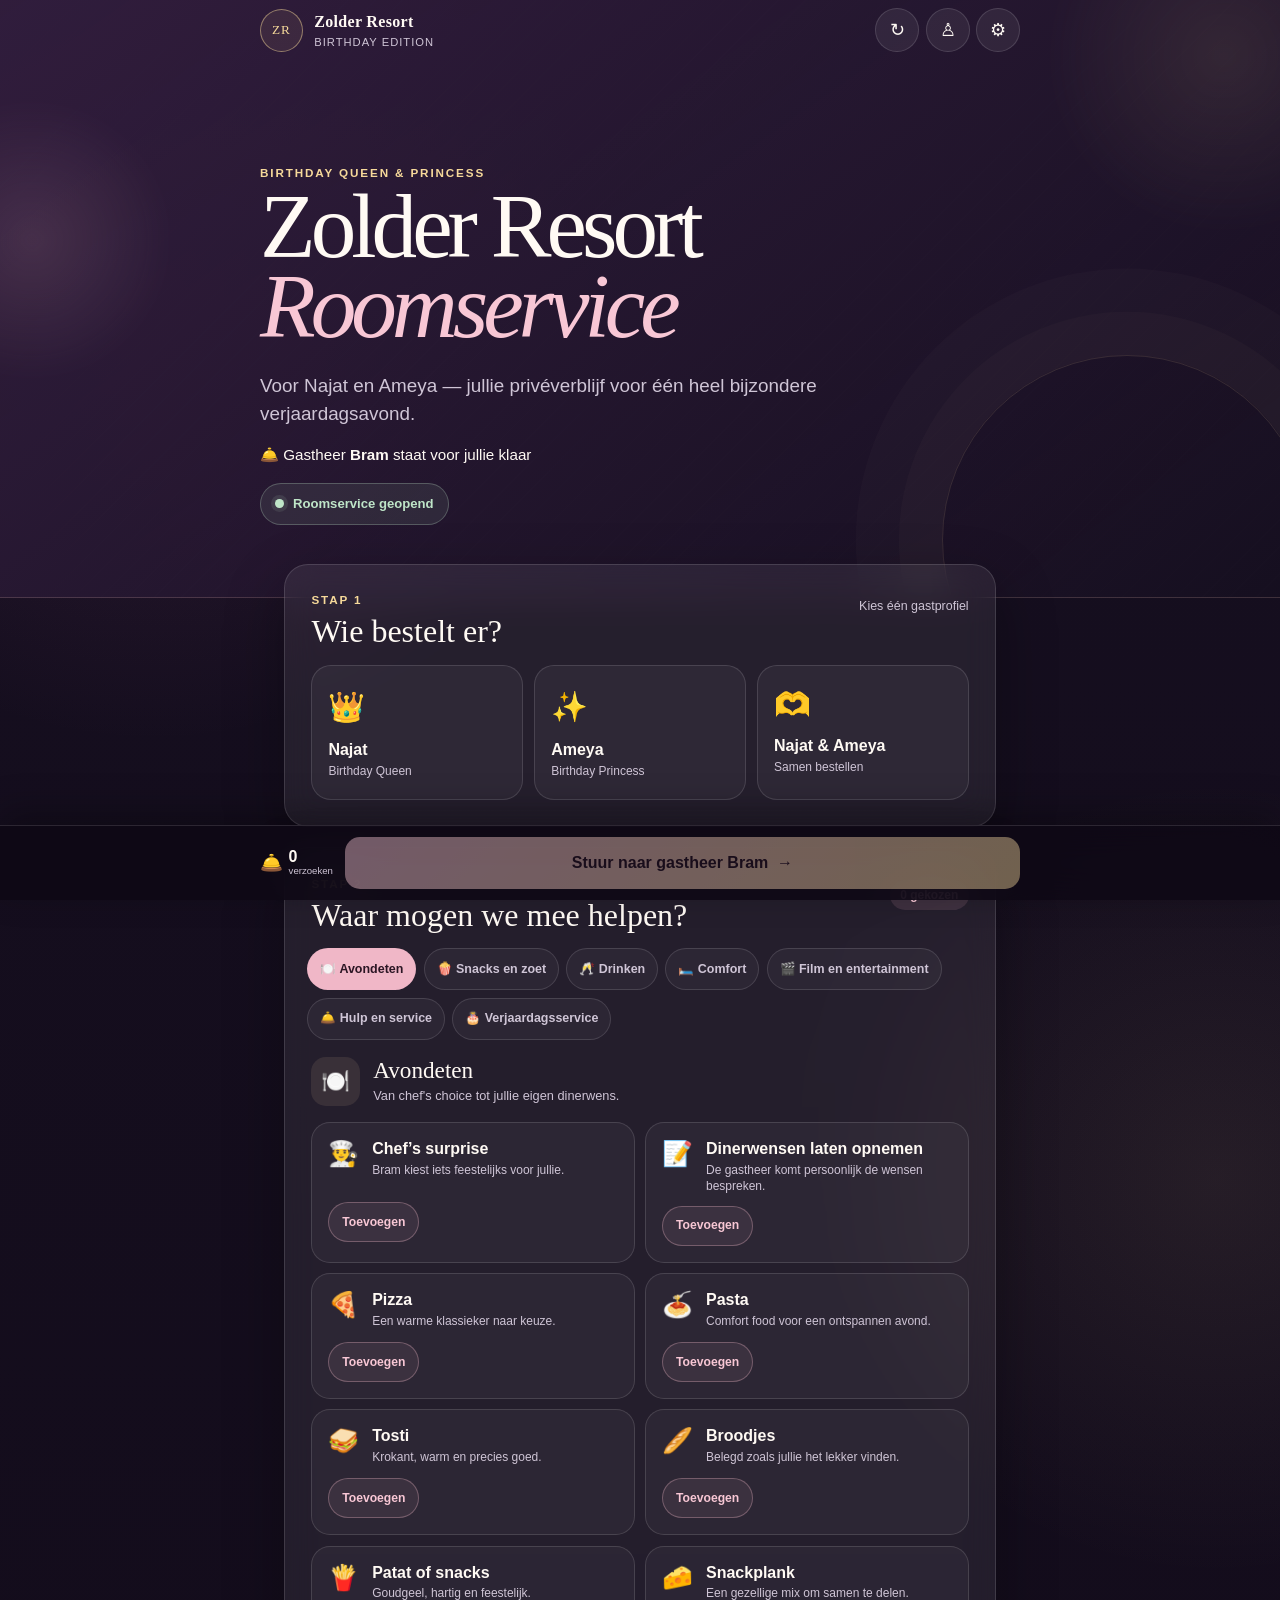
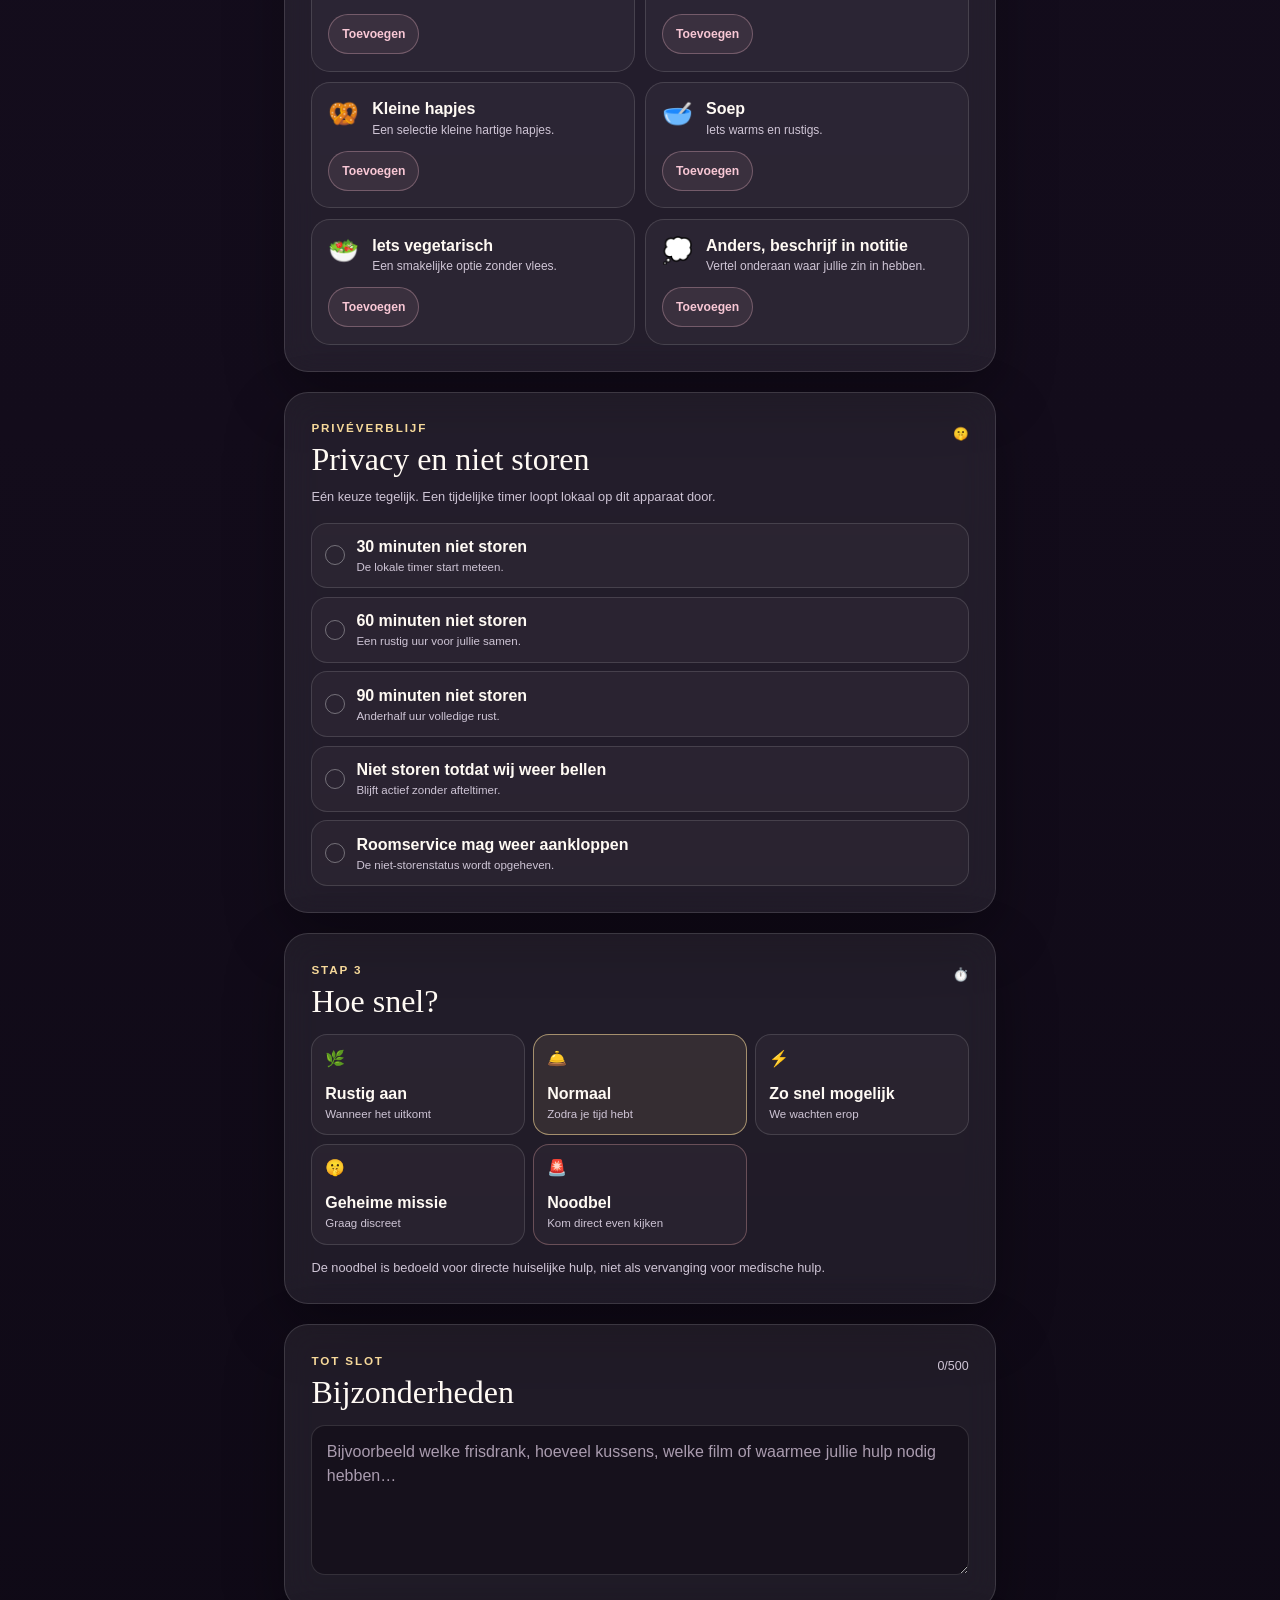
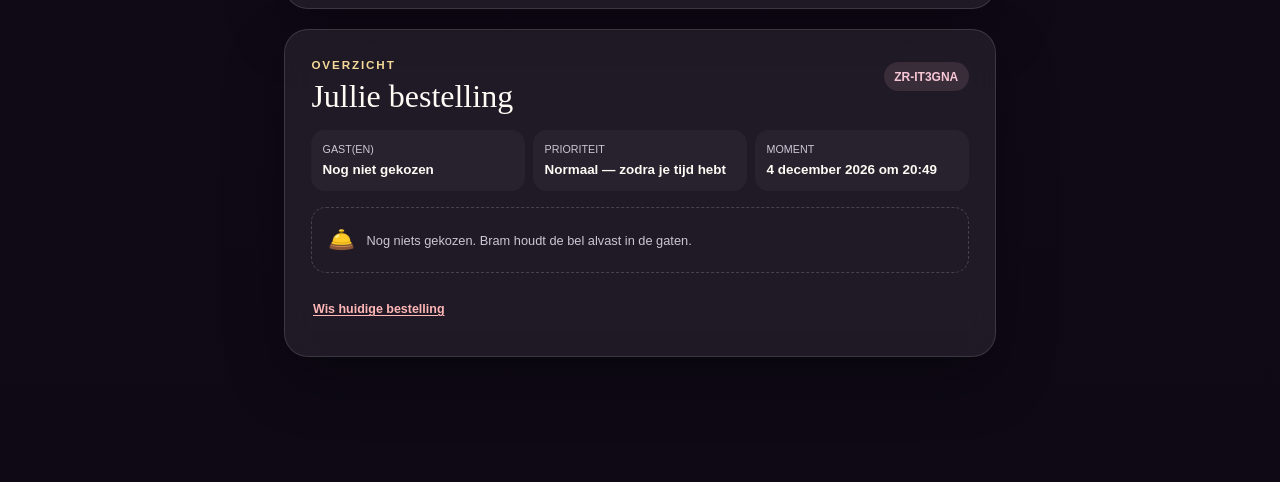
<file: index.html>
<!DOCTYPE html>
<html lang="nl">
<head>
  <meta charset="utf-8">
  <meta name="viewport" content="width=device-width, initial-scale=1, viewport-fit=cover">
  <meta name="theme-color" content="#160f20">
  <meta name="description" content="Privé roomservice voor Birthday Queen Najat en Birthday Princess Ameya, met liefde verzorgd door Bram.">
  <meta name="apple-mobile-web-app-capable" content="yes">
  <meta name="apple-mobile-web-app-status-bar-style" content="black-translucent">
  <meta name="apple-mobile-web-app-title" content="Zolder Resort">
  <link rel="manifest" href="./manifest.webmanifest">
  <link rel="apple-touch-icon" href="./assets/apple-touch-icon.png">
  <link rel="icon" href="./assets/icon.svg" type="image/svg+xml">
  <link rel="stylesheet" href="./styles.css?v=1.0.2">
  <title>Birthday Queen &amp; Princess Roomservice</title>
</head>
<body>
  <a class="skip-link" href="#main-content">Ga naar de roomservice</a>

  <header class="hero" aria-label="Zolder Resort Roomservice">
    <div class="hero__glow hero__glow--one" aria-hidden="true"></div>
    <div class="hero__glow hero__glow--two" aria-hidden="true"></div>
    <nav class="topbar" aria-label="Appfuncties">
      <a class="brand" href="#main-content" aria-label="Zolder Resort start">
        <span class="brand__crest" aria-hidden="true">ZR</span>
        <span><strong>Zolder Resort</strong><small>Birthday Edition</small></span>
      </a>
      <div class="topbar__actions">
        <button class="icon-button" id="history-button" type="button" aria-label="Eerdere bestellingen" title="Eerdere bestellingen">
          <span aria-hidden="true">↻</span>
        </button>
        <button class="icon-button" id="host-button" type="button" aria-label="Gastheer-modus" title="Gastheer-modus">
          <span aria-hidden="true">♙</span>
        </button>
        <button class="icon-button" id="settings-button" type="button" aria-label="Instellingen" title="Instellingen">
          <span aria-hidden="true">⚙</span>
        </button>
      </div>
    </nav>

    <div class="hero__content">
      <p class="eyebrow">Birthday Queen &amp; Princess</p>
      <h1>Zolder Resort<br><span>Roomservice</span></h1>
      <p class="hero__intro">Voor Najat en Ameya — jullie privéverblijf voor één heel bijzondere verjaardagsavond.</p>
      <p class="host-note"><span aria-hidden="true">🛎️</span> Gastheer <strong id="hero-host-name">Bram</strong> staat voor jullie klaar</p>
      <div class="service-status service-status--open" id="service-status" role="status">
        <span class="service-status__dot" aria-hidden="true"></span>
        <span id="service-status-text">Roomservice geopend</span>
      </div>
      <p class="service-warning" id="service-warning" hidden></p>
    </div>
  </header>

  <main id="main-content">
    <section class="section guest-section" aria-labelledby="guest-heading">
      <div class="section-heading">
        <div><p class="step">Stap 1</p><h2 id="guest-heading">Wie bestelt er?</h2></div>
        <p>Kies één gastprofiel</p>
      </div>
      <div class="guest-grid" id="guest-options" role="radiogroup" aria-label="Kies wie bestelt">
        <button class="guest-card" type="button" role="radio" aria-checked="false" data-guest="najat">
          <span class="guest-card__icon" aria-hidden="true">👑</span>
          <span><strong>Najat</strong><small>Birthday Queen</small></span>
          <span class="guest-card__check" aria-hidden="true">✓</span>
        </button>
        <button class="guest-card" type="button" role="radio" aria-checked="false" data-guest="ameya">
          <span class="guest-card__icon" aria-hidden="true">✨</span>
          <span><strong>Ameya</strong><small>Birthday Princess</small></span>
          <span class="guest-card__check" aria-hidden="true">✓</span>
        </button>
        <button class="guest-card guest-card--together" type="button" role="radio" aria-checked="false" data-guest="together">
          <span class="guest-card__icon" aria-hidden="true">🫶</span>
          <span><strong>Najat &amp; Ameya</strong><small>Samen bestellen</small></span>
          <span class="guest-card__check" aria-hidden="true">✓</span>
        </button>
      </div>
    </section>

    <section class="section menu-section" aria-labelledby="menu-heading">
      <div class="section-heading">
        <div><p class="step">Stap 2</p><h2 id="menu-heading">Waar mogen we mee helpen?</h2></div>
        <span class="count-badge" id="menu-count" aria-live="polite">0 gekozen</span>
      </div>
      <nav class="category-nav" id="category-nav" aria-label="Roomservicecategorieën"></nav>
      <div class="category-intro">
        <span class="category-intro__icon" id="category-icon" aria-hidden="true">🍽️</span>
        <div><h3 id="category-title">Avondeten</h3><p id="category-description"></p></div>
      </div>
      <div class="product-grid" id="product-grid"></div>
    </section>

    <section class="section privacy-section" aria-labelledby="privacy-heading">
      <div class="section-heading">
        <div><p class="step">Privéverblijf</p><h2 id="privacy-heading">Privacy en niet storen</h2></div>
        <span aria-hidden="true">🤫</span>
      </div>
      <p class="section-copy">Eén keuze tegelijk. Een tijdelijke timer loopt lokaal op dit apparaat door.</p>
      <div class="choice-list" id="privacy-options" role="radiogroup" aria-label="Privacykeuze"></div>
      <div class="dnd-timer" id="dnd-timer" aria-live="polite" hidden>
        <span class="dnd-timer__icon" aria-hidden="true">🌙</span>
        <div><small>Niet storen actief</small><strong id="dnd-countdown">00:00:00</strong><span id="dnd-until"></span></div>
      </div>
    </section>

    <section class="section priority-section" aria-labelledby="priority-heading">
      <div class="section-heading">
        <div><p class="step">Stap 3</p><h2 id="priority-heading">Hoe snel?</h2></div>
        <span aria-hidden="true">⏱️</span>
      </div>
      <div class="priority-grid" id="priority-options" role="radiogroup" aria-label="Prioriteit"></div>
      <p class="emergency-note">De noodbel is bedoeld voor directe huiselijke hulp, niet als vervanging voor medische hulp.</p>
    </section>

    <section class="section notes-section" aria-labelledby="notes-heading">
      <div class="section-heading">
        <div><p class="step">Tot slot</p><h2 id="notes-heading">Bijzonderheden</h2></div>
        <span id="note-counter">0/500</span>
      </div>
      <label class="sr-only" for="order-note">Bijzonderheden bij de bestelling</label>
      <textarea id="order-note" maxlength="500" rows="5" placeholder="Bijvoorbeeld welke frisdrank, hoeveel kussens, welke film of waarmee jullie hulp nodig hebben…"></textarea>
    </section>

    <section class="section summary-section" aria-labelledby="summary-heading">
      <div class="section-heading">
        <div><p class="step">Overzicht</p><h2 id="summary-heading">Jullie bestelling</h2></div>
        <span class="order-number" id="draft-order-number">ZR-0000</span>
      </div>
      <dl class="summary-meta">
        <div><dt>Gast(en)</dt><dd id="summary-guests">Nog niet gekozen</dd></div>
        <div><dt>Prioriteit</dt><dd id="summary-priority">Normaal</dd></div>
        <div><dt>Moment</dt><dd id="summary-time">—</dd></div>
      </dl>
      <div class="empty-state" id="summary-empty">
        <span aria-hidden="true">🛎️</span>
        <p>Nog niets gekozen. Bram houdt de bel alvast in de gaten.</p>
      </div>
      <ul class="summary-list" id="summary-list"></ul>
      <div class="summary-note" id="summary-privacy-row" hidden><strong>Privacy</strong><span id="summary-privacy"></span></div>
      <div class="summary-note" id="summary-note-row" hidden><strong>Notitie</strong><span id="summary-note"></span></div>
      <button class="text-button text-button--danger" id="reset-order-button" type="button">Wis huidige bestelling</button>
    </section>
  </main>

  <div class="checkout-spacer" aria-hidden="true"></div>
  <aside class="checkout-bar" aria-label="Bestelling afronden">
    <div class="checkout-bar__inner">
      <div class="cart-indicator"><span aria-hidden="true">🛎️</span><span><strong id="checkout-count">0</strong><small>verzoeken</small></span></div>
      <button class="primary-button" id="checkout-button" type="button" disabled>
        <span>Stuur naar gastheer Bram</span><span aria-hidden="true">→</span>
      </button>
    </div>
  </aside>

  <dialog class="modal" id="confirm-dialog" aria-labelledby="confirm-title">
    <div class="modal__sheet">
      <div class="modal__header">
        <div><p class="eyebrow">Bijna geregeld</p><h2 id="confirm-title">Bestelling controleren</h2></div>
        <button class="icon-button modal-close" type="button" aria-label="Sluiten" data-close-dialog="confirm-dialog">×</button>
      </div>
      <div class="modal__body">
        <p class="modal-intro">WhatsApp opent met het bericht ingevuld. Tik daar zelf nog op <strong>Versturen</strong>.</p>
        <pre class="message-preview" id="message-preview" tabindex="0"></pre>
      </div>
      <div class="modal__footer modal__footer--stack">
        <button class="primary-button whatsapp-button" id="whatsapp-button" type="button"><span aria-hidden="true">💬</span> Open in WhatsApp</button>
        <div class="button-row">
          <button class="secondary-button" id="copy-order-button" type="button">Kopieer</button>
          <button class="secondary-button" id="share-order-button" type="button">Deel</button>
          <button class="secondary-button" type="button" data-close-dialog="confirm-dialog">Annuleer</button>
        </div>
      </div>
    </div>
  </dialog>

  <dialog class="modal" id="history-dialog" aria-labelledby="history-title">
    <div class="modal__sheet modal__sheet--large">
      <div class="modal__header">
        <div><p class="eyebrow">Alleen op dit apparaat</p><h2 id="history-title">Eerdere bestellingen</h2></div>
        <button class="icon-button modal-close" type="button" aria-label="Sluiten" data-close-dialog="history-dialog">×</button>
      </div>
      <div class="modal__body">
        <p class="modal-intro">Deze geschiedenis wordt uitsluitend lokaal in deze browser bewaard.</p>
        <div class="history-list" id="history-list"></div>
      </div>
      <div class="modal__footer">
        <button class="text-button text-button--danger" id="clear-history-button" type="button">Wis alle lokale geschiedenis</button>
      </div>
    </div>
  </dialog>

  <dialog class="modal" id="settings-dialog" aria-labelledby="settings-title">
    <form class="modal__sheet modal__sheet--large" id="settings-form">
      <div class="modal__header">
        <div><p class="eyebrow">Gastheerinstellingen</p><h2 id="settings-title">Zolder Resort beheren</h2></div>
        <button class="icon-button modal-close" type="button" aria-label="Sluiten" data-close-dialog="settings-dialog">×</button>
      </div>
      <div class="modal__body form-stack">
        <label>Naam gastheer<input id="setting-host" name="host" type="text" autocomplete="name" maxlength="40" required></label>
        <label>WhatsApp-nummer<input id="setting-phone" name="phone" type="text" inputmode="tel" autocomplete="tel" pattern="[0-9]{8,15}" maxlength="15" required><small>Alleen cijfers, inclusief landcode. Standaard: 31648203686.</small></label>
        <label>Service-status<select id="setting-status" name="status"></select></label>
        <label>Standaardprioriteit<select id="setting-priority" name="priority"></select></label>
        <div class="toggle-row"><span><strong>Klikgeluid</strong><small>Standaard uit; nooit automatisch afgespeeld</small></span><label class="switch"><input id="setting-sound" type="checkbox"><span aria-hidden="true"></span><span class="sr-only">Klikgeluid aan of uit</span></label></div>
        <div class="toggle-row"><span><strong>Trillingsfeedback</strong><small>Alleen als het apparaat dit ondersteunt</small></span><label class="switch"><input id="setting-vibration" type="checkbox"><span aria-hidden="true"></span><span class="sr-only">Trillingsfeedback aan of uit</span></label></div>
        <label>Lokale gastheer-pincode<input id="setting-pin" name="pin" type="text" inputmode="numeric" pattern="[0-9]{4,8}" minlength="4" maxlength="8" required><small>Een visuele drempel, geen echte beveiliging. Standaard: 2026.</small></label>
        <div class="settings-action-card"><span><strong>Bestelgeschiedenis</strong><small>Wis alleen de lokaal opgeslagen bestellingen en dashboardstatussen.</small></span><button class="secondary-button" id="settings-clear-history-button" type="button">Geschiedenis wissen</button></div>
      </div>
      <div class="modal__footer modal__footer--between">
        <button class="text-button text-button--danger" id="app-reset-button" type="button">Reset hele app</button>
        <button class="primary-button primary-button--compact" type="submit">Instellingen opslaan</button>
      </div>
    </form>
  </dialog>

  <dialog class="modal" id="host-login-dialog" aria-labelledby="host-login-title">
    <form class="modal__sheet modal__sheet--small" id="host-login-form">
      <div class="modal__header">
        <div><p class="eyebrow">Alleen voor Bram</p><h2 id="host-login-title">Gastheer-modus</h2></div>
        <button class="icon-button modal-close" type="button" aria-label="Sluiten" data-close-dialog="host-login-dialog">×</button>
      </div>
      <div class="modal__body form-stack">
        <p class="modal-intro">Voer de lokale pincode in om bestellingen op dit apparaat te beheren.</p>
        <label>Pincode<input id="host-pin-input" type="password" inputmode="numeric" pattern="[0-9]{4,8}" autocomplete="current-password" required></label>
        <p class="form-error" id="pin-error" role="alert" hidden>Die pincode klopt niet.</p>
      </div>
      <div class="modal__footer">
        <button class="primary-button" type="submit">Open dashboard</button>
      </div>
    </form>
  </dialog>

  <dialog class="modal" id="host-dialog" aria-labelledby="host-title">
    <div class="modal__sheet modal__sheet--large">
      <div class="modal__header">
        <div><p class="eyebrow">Lokale gastheer-modus</p><h2 id="host-title">Bestellingendashboard</h2></div>
        <button class="icon-button modal-close" type="button" aria-label="Sluiten" data-close-dialog="host-dialog">×</button>
      </div>
      <div class="modal__body">
        <div class="dashboard-notice">Statuswijzigingen synchroniseren niet met andere apparaten, omdat deze app geen backend gebruikt.</div>
        <label class="inline-field">Filter op status<select id="dashboard-filter"></select></label>
        <div class="dashboard-list" id="dashboard-list"></div>
      </div>
      <div class="modal__footer">
        <button class="text-button text-button--danger" id="dashboard-reset-button" type="button">Reset dashboard</button>
      </div>
    </div>
  </dialog>

  <div class="toast-region" id="toast-region" aria-live="polite" aria-atomic="true"></div>
  <div class="confetti" id="confetti" aria-hidden="true"></div>

  <noscript><div class="noscript">JavaScript is nodig om bestellingen samen te stellen. Je kunt Bram rechtstreeks bereiken via WhatsApp: +31 6 48203686.</div></noscript>
  <script src="./app.js?v=1.0.2" defer></script>
</body>
</html>
</file>
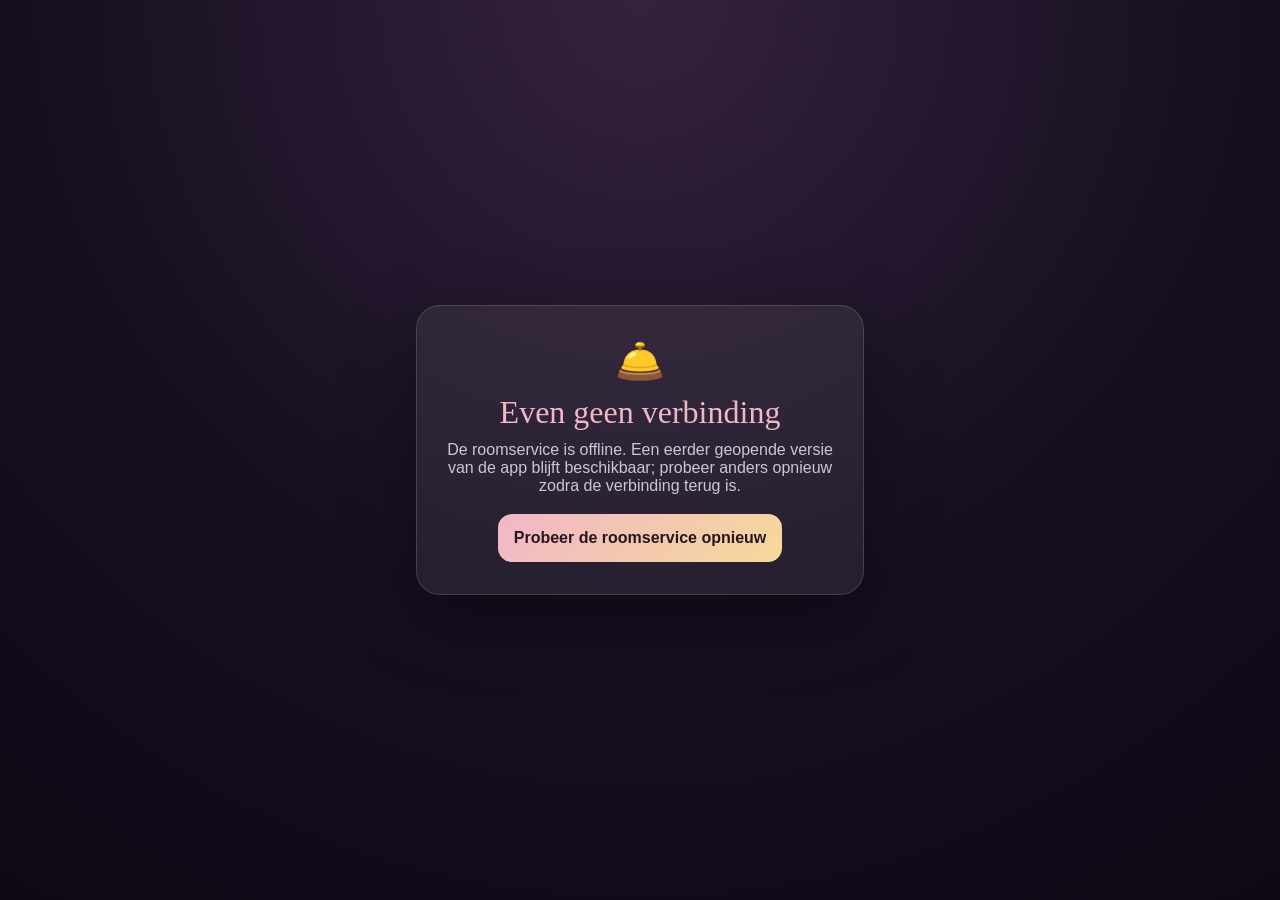
<file: offline.html>
<!DOCTYPE html>
<html lang="nl">
<head>
  <meta charset="utf-8">
  <meta name="viewport" content="width=device-width, initial-scale=1, viewport-fit=cover">
  <meta name="theme-color" content="#160f20">
  <title>Even offline · Zolder Resort</title>
  <style>
    :root { color-scheme: dark; font-family: -apple-system, BlinkMacSystemFont, "Segoe UI", sans-serif; }
    * { box-sizing: border-box; }
    body { min-height: 100vh; margin: 0; display: grid; place-items: center; padding: 1.25rem; background: radial-gradient(circle at top, #34223d, #160f20 55%, #0e0915); color: #fffaf4; }
    main { width: min(100%, 28rem); padding: 2rem 1.4rem; border: 1px solid rgba(255,255,255,.14); border-radius: 24px; background: rgba(255,255,255,.07); text-align: center; box-shadow: 0 24px 70px rgba(0,0,0,.35); }
    span { font-size: 2.5rem; }
    h1 { margin: .7rem 0; font: 500 2rem/1.05 Georgia, serif; color: #f0b7c7; }
    p { margin: 0 0 1.2rem; color: #cfc5d6; }
    a { display: inline-flex; min-height: 48px; padding: .75rem 1rem; align-items: center; border-radius: 14px; background: linear-gradient(135deg, #f0b7c7, #f6d99a); color: #281522; font-weight: 800; text-decoration: none; }
    a:focus-visible { outline: 3px solid #f6d99a; outline-offset: 3px; }
  </style>
</head>
<body>
  <main>
    <span aria-hidden="true">🛎️</span>
    <h1>Even geen verbinding</h1>
    <p>De roomservice is offline. Een eerder geopende versie van de app blijft beschikbaar; probeer anders opnieuw zodra de verbinding terug is.</p>
    <a href="./">Probeer de roomservice opnieuw</a>
  </main>
</body>
</html>
</file>
<file: styles.css>
:root {
  color-scheme: dark;
  --bg: #160f20;
  --bg-deep: #0e0915;
  --surface: rgba(255, 255, 255, .08);
  --surface-strong: rgba(255, 255, 255, .13);
  --surface-solid: #2a2033;
  --text: #fffaf4;
  --muted: #cfc5d6;
  --pink: #f0b7c7;
  --pink-strong: #f8c7d5;
  --gold: #f6d99a;
  --success: #bfe5c8;
  --danger: #ffb7b7;
  --whatsapp: #25d366;
  --border: rgba(255, 255, 255, .13);
  --shadow: 0 22px 60px rgba(0, 0, 0, .32);
  --radius: 24px;
  --radius-small: 16px;
  --safe-top: env(safe-area-inset-top, 0px);
  --safe-bottom: env(safe-area-inset-bottom, 0px);
}

* {
  box-sizing: border-box;
}

html {
  scroll-behavior: smooth;
  background: var(--bg-deep);
}

body {
  min-width: 280px;
  min-height: 100vh;
  margin: 0;
  overflow-x: hidden;
  background:
    radial-gradient(circle at 12% 8%, rgba(179, 95, 159, .15), transparent 28rem),
    radial-gradient(circle at 95% 32%, rgba(246, 217, 154, .08), transparent 25rem),
    linear-gradient(180deg, var(--bg) 0%, #130c1b 55%, var(--bg-deep) 100%);
  color: var(--text);
  font-family: Inter, ui-rounded, "SF Pro Rounded", "SF Pro Display", -apple-system, BlinkMacSystemFont, "Segoe UI", sans-serif;
  font-size: 16px;
  line-height: 1.5;
  -webkit-font-smoothing: antialiased;
  -webkit-tap-highlight-color: transparent;
}

button,
input,
select,
textarea {
  font: inherit;
}

button,
select {
  min-height: 44px;
}

button {
  color: inherit;
}

button:not(:disabled),
select:not(:disabled) {
  cursor: pointer;
}

button:focus-visible,
a:focus-visible,
input:focus-visible,
select:focus-visible,
textarea:focus-visible,
[tabindex]:focus-visible {
  outline: 3px solid var(--gold);
  outline-offset: 3px;
}

.skip-link {
  position: fixed;
  z-index: 200;
  top: .75rem;
  left: .75rem;
  padding: .75rem 1rem;
  transform: translateY(-180%);
  border-radius: 10px;
  background: var(--text);
  color: var(--bg);
  font-weight: 800;
}

.skip-link:focus {
  transform: translateY(0);
}

.sr-only {
  position: absolute !important;
  width: 1px !important;
  height: 1px !important;
  padding: 0 !important;
  margin: -1px !important;
  overflow: hidden !important;
  clip: rect(0, 0, 0, 0) !important;
  white-space: nowrap !important;
  border: 0 !important;
}

.hero {
  position: relative;
  isolation: isolate;
  min-height: 545px;
  padding: calc(var(--safe-top) + .5rem) max(1rem, env(safe-area-inset-left)) 4.5rem;
  overflow: hidden;
  border-bottom: 1px solid rgba(246, 217, 154, .14);
  background:
    linear-gradient(145deg, rgba(49, 29, 61, .96), rgba(22, 15, 32, .8)),
    repeating-linear-gradient(135deg, transparent 0 18px, rgba(255,255,255,.018) 18px 19px);
}

.hero::after {
  content: "";
  position: absolute;
  z-index: -1;
  right: -2rem;
  bottom: -8rem;
  width: 23rem;
  height: 23rem;
  border: 1px solid rgba(246, 217, 154, .13);
  border-radius: 50%;
  box-shadow: 0 0 0 2.7rem rgba(246, 217, 154, .025), 0 0 0 5.4rem rgba(240, 183, 199, .02);
}

.hero__glow {
  position: absolute;
  z-index: -1;
  border-radius: 50%;
  filter: blur(4px);
  opacity: .65;
}

.hero__glow--one {
  top: 6rem;
  left: -7rem;
  width: 18rem;
  height: 18rem;
  background: radial-gradient(circle, rgba(240, 183, 199, .2), transparent 70%);
}

.hero__glow--two {
  top: -8rem;
  right: -8rem;
  width: 23rem;
  height: 23rem;
  background: radial-gradient(circle, rgba(246, 217, 154, .14), transparent 70%);
}

.topbar,
.hero__content,
main,
.checkout-bar__inner {
  width: min(100%, 760px);
  margin-inline: auto;
}

.topbar {
  display: flex;
  align-items: center;
  justify-content: space-between;
  gap: 1rem;
}

.brand {
  display: inline-flex;
  align-items: center;
  gap: .7rem;
  color: var(--text);
  text-decoration: none;
}

.brand__crest {
  display: grid;
  width: 43px;
  height: 43px;
  place-items: center;
  border: 1px solid rgba(246, 217, 154, .48);
  border-radius: 50%;
  background: rgba(246, 217, 154, .08);
  color: var(--gold);
  font-family: Georgia, serif;
  font-size: .83rem;
  letter-spacing: .08em;
}

.brand strong,
.brand small {
  display: block;
}

.brand strong {
  font-family: Georgia, "Times New Roman", serif;
  font-size: 1rem;
  letter-spacing: .02em;
}

.brand small {
  color: var(--muted);
  font-size: .7rem;
  letter-spacing: .09em;
  text-transform: uppercase;
}

.topbar__actions {
  display: flex;
  gap: .4rem;
}

.icon-button {
  display: inline-grid;
  width: 44px;
  min-width: 44px;
  height: 44px;
  padding: 0;
  place-items: center;
  border: 1px solid var(--border);
  border-radius: 50%;
  background: rgba(255, 255, 255, .065);
  color: var(--text);
  font-size: 1.15rem;
  transition: transform .18s ease, background .18s ease;
}

.icon-button:active {
  transform: scale(.94);
}

.hero__content {
  padding-top: clamp(4rem, 13vh, 7rem);
}

.eyebrow,
.step {
  margin: 0 0 .35rem;
  color: var(--gold);
  font-size: .73rem;
  font-weight: 800;
  letter-spacing: .16em;
  text-transform: uppercase;
}

.hero h1 {
  max-width: 11ch;
  margin: 0;
  font-family: Georgia, "Times New Roman", serif;
  font-size: clamp(3.25rem, 14vw, 5.7rem);
  font-weight: 500;
  letter-spacing: -.055em;
  line-height: .88;
}

.hero h1 span {
  color: var(--pink-strong);
  font-style: italic;
}

.hero__intro {
  max-width: 38rem;
  margin: 1.5rem 0 1rem;
  color: var(--muted);
  font-size: clamp(1rem, 3.8vw, 1.18rem);
}

.host-note {
  margin: 0 0 1rem;
  font-size: .95rem;
}

.service-status {
  display: inline-flex;
  align-items: center;
  gap: .55rem;
  padding: .62rem .9rem;
  border: 1px solid rgba(191, 229, 200, .27);
  border-radius: 999px;
  background: rgba(191, 229, 200, .09);
  color: var(--success);
  font-size: .82rem;
  font-weight: 800;
}

.service-status__dot {
  width: .55rem;
  height: .55rem;
  border-radius: 50%;
  background: currentColor;
  box-shadow: 0 0 0 .25rem rgba(191, 229, 200, .1);
}

.service-status--busy {
  border-color: rgba(246, 217, 154, .3);
  background: rgba(246, 217, 154, .08);
  color: var(--gold);
}

.service-status--closed {
  border-color: rgba(255, 183, 183, .3);
  background: rgba(255, 183, 183, .09);
  color: var(--danger);
}

.service-warning {
  max-width: 37rem;
  margin: .75rem 0 0;
  color: var(--danger);
  font-size: .85rem;
}

main {
  position: relative;
  z-index: 2;
  margin-top: -2.1rem;
  padding: 0 max(1rem, env(safe-area-inset-left));
}

.section {
  margin-bottom: 1rem;
  padding: clamp(1.15rem, 5vw, 1.65rem);
  border: 1px solid var(--border);
  border-radius: var(--radius);
  background: rgba(255, 255, 255, .07);
  box-shadow: var(--shadow);
  -webkit-backdrop-filter: blur(16px);
  backdrop-filter: blur(16px);
}

.section-heading {
  display: flex;
  align-items: flex-start;
  justify-content: space-between;
  gap: 1rem;
  margin-bottom: 1rem;
}

.section-heading h2,
.category-intro h3,
.modal__header h2 {
  margin: 0;
  font-family: Georgia, "Times New Roman", serif;
  font-weight: 500;
  line-height: 1.08;
}

.section-heading h2 {
  font-size: clamp(1.55rem, 6vw, 2rem);
}

.section-heading > p,
.section-heading > span {
  margin: .35rem 0 0;
  color: var(--muted);
  font-size: .78rem;
  text-align: right;
}

.guest-grid {
  display: grid;
  grid-template-columns: repeat(2, minmax(0, 1fr));
  gap: .7rem;
}

.guest-card {
  position: relative;
  display: flex;
  min-width: 0;
  min-height: 135px;
  padding: 1rem;
  flex-direction: column;
  align-items: flex-start;
  justify-content: center;
  gap: .5rem;
  border: 1px solid var(--border);
  border-radius: 20px;
  background: rgba(255, 255, 255, .045);
  text-align: left;
  transition: border .18s ease, background .18s ease, transform .18s ease;
}

.guest-card--together {
  min-height: 92px;
  grid-column: 1 / -1;
  flex-direction: row;
  align-items: center;
  justify-content: flex-start;
}

.guest-card__icon {
  font-size: 1.85rem;
}

.guest-card strong,
.guest-card small {
  display: block;
  overflow-wrap: anywhere;
}

.guest-card strong {
  font-size: 1rem;
}

.guest-card small {
  color: var(--muted);
  font-size: .75rem;
}

.guest-card__check {
  position: absolute;
  top: .7rem;
  right: .7rem;
  display: grid;
  width: 1.45rem;
  height: 1.45rem;
  place-items: center;
  opacity: 0;
  border-radius: 50%;
  background: var(--gold);
  color: var(--bg);
  font-size: .75rem;
  font-weight: 900;
}

.guest-card[aria-checked="true"] {
  border-color: rgba(246, 217, 154, .7);
  background: linear-gradient(145deg, rgba(246, 217, 154, .13), rgba(240, 183, 199, .08));
  transform: translateY(-2px);
}

.guest-card[aria-checked="true"] .guest-card__check {
  opacity: 1;
}

.count-badge,
.order-number {
  flex: 0 0 auto;
  padding: .35rem .65rem;
  border-radius: 999px;
  background: rgba(240, 183, 199, .12);
  color: var(--pink-strong) !important;
  font-size: .75rem !important;
  font-weight: 800;
}

.category-nav {
  display: flex;
  margin: 0 -.25rem 1.1rem;
  flex-wrap: wrap;
  gap: .45rem;
}

.category-button {
  min-height: 42px;
  padding: .55rem .75rem;
  border: 1px solid var(--border);
  border-radius: 999px;
  background: rgba(255, 255, 255, .04);
  color: var(--muted);
  font-size: .78rem;
  font-weight: 750;
}

.category-button[aria-current="true"] {
  border-color: rgba(240, 183, 199, .52);
  background: var(--pink);
  color: #2b1624;
}

.category-button__count {
  display: inline-grid;
  min-width: 1.25rem;
  height: 1.25rem;
  margin-left: .25rem;
  padding-inline: .25rem;
  place-items: center;
  border-radius: 999px;
  background: rgba(22, 15, 32, .18);
  font-size: .65rem;
}

.category-intro {
  display: flex;
  align-items: center;
  gap: .8rem;
  margin-bottom: 1rem;
}

.category-intro__icon {
  display: grid;
  width: 49px;
  height: 49px;
  flex: 0 0 auto;
  place-items: center;
  border-radius: 15px;
  background: rgba(246, 217, 154, .1);
  font-size: 1.45rem;
}

.category-intro h3 {
  font-size: 1.45rem;
}

.category-intro p {
  margin: .18rem 0 0;
  color: var(--muted);
  font-size: .8rem;
}

.product-grid {
  display: grid;
  gap: .65rem;
}

.product-card {
  display: grid;
  min-width: 0;
  min-height: 126px;
  padding: 1rem;
  grid-template-columns: auto minmax(0, 1fr);
  grid-template-areas: "icon copy" "actions actions";
  gap: .7rem .8rem;
  border: 1px solid var(--border);
  border-radius: 19px;
  background: rgba(255, 255, 255, .038);
  transition: transform .18s ease, border .18s ease, background .18s ease;
}

.product-card--selected {
  border-color: rgba(240, 183, 199, .55);
  background: linear-gradient(145deg, rgba(240, 183, 199, .105), rgba(246, 217, 154, .045));
  box-shadow: inset 0 0 0 1px rgba(240, 183, 199, .08);
}

.product-card--pulse {
  animation: card-pop .32s ease;
}

.product-card--disabled {
  opacity: .52;
}

.product-card__icon {
  grid-area: icon;
  font-size: 1.55rem;
  line-height: 1.2;
}

.product-card__copy {
  min-width: 0;
  grid-area: copy;
}

.product-card__copy strong,
.product-card__copy small {
  display: block;
}

.product-card__copy strong {
  line-height: 1.22;
}

.product-card__copy small {
  margin-top: .25rem;
  color: var(--muted);
  font-size: .75rem;
  line-height: 1.32;
}

.adult-label {
  display: inline-block;
  margin-top: .38rem;
  color: var(--gold);
  font-size: .67rem;
  font-weight: 800;
}

.product-card__actions {
  display: flex;
  min-width: 0;
  grid-area: actions;
  align-items: center;
  justify-content: space-between;
  gap: .55rem;
}

.add-button {
  min-height: 40px;
  padding: .5rem .8rem;
  border: 1px solid rgba(240, 183, 199, .32);
  border-radius: 999px;
  background: rgba(240, 183, 199, .08);
  color: var(--pink-strong);
  font-size: .76rem;
  font-weight: 850;
}

.add-button:disabled {
  cursor: not-allowed;
}

.quantity-control {
  display: inline-flex;
  align-items: center;
  gap: .25rem;
}

.quantity-button {
  display: grid;
  width: 40px;
  min-width: 40px;
  min-height: 40px;
  padding: 0;
  place-items: center;
  border: 1px solid var(--border);
  border-radius: 50%;
  background: rgba(255, 255, 255, .07);
  font-size: 1.1rem;
}

.quantity-value {
  min-width: 2ch;
  font-weight: 850;
  text-align: center;
}

.section-copy,
.emergency-note {
  margin: -.35rem 0 1rem;
  color: var(--muted);
  font-size: .8rem;
}

.choice-list,
.priority-grid {
  display: grid;
  gap: .55rem;
}

.choice-button,
.priority-button {
  display: flex;
  width: 100%;
  min-height: 60px;
  padding: .7rem .8rem;
  align-items: center;
  gap: .7rem;
  border: 1px solid var(--border);
  border-radius: 16px;
  background: rgba(255, 255, 255, .035);
  text-align: left;
}

.choice-button__marker {
  display: grid;
  width: 1.25rem;
  height: 1.25rem;
  flex: 0 0 auto;
  place-items: center;
  border: 1px solid rgba(255, 255, 255, .35);
  border-radius: 50%;
  color: transparent;
  font-size: .7rem;
}

.choice-button[aria-checked="true"],
.priority-button[aria-checked="true"] {
  border-color: rgba(246, 217, 154, .58);
  background: rgba(246, 217, 154, .09);
}

.choice-button[aria-checked="true"] .choice-button__marker {
  border-color: var(--gold);
  background: var(--gold);
  color: var(--bg);
}

.choice-button span:nth-child(2),
.priority-button span:nth-child(2) {
  min-width: 0;
}

.choice-button strong,
.choice-button small,
.priority-button strong,
.priority-button small {
  display: block;
}

.choice-button small,
.priority-button small {
  color: var(--muted);
  font-size: .72rem;
}

.dnd-timer {
  display: flex;
  margin-top: .8rem;
  padding: .9rem;
  align-items: center;
  gap: .8rem;
  border: 1px solid rgba(246, 217, 154, .28);
  border-radius: 17px;
  background: rgba(246, 217, 154, .07);
}

.dnd-timer[hidden] {
  display: none;
}

.dnd-timer__icon {
  font-size: 1.5rem;
}

.dnd-timer small,
.dnd-timer strong,
.dnd-timer span:not(.dnd-timer__icon) {
  display: block;
}

.dnd-timer strong {
  color: var(--gold);
  font-variant-numeric: tabular-nums;
  font-size: 1.2rem;
}

.dnd-timer small,
.dnd-timer span:not(.dnd-timer__icon) {
  color: var(--muted);
  font-size: .7rem;
}

.priority-grid {
  grid-template-columns: repeat(2, minmax(0, 1fr));
}

.priority-button {
  min-width: 0;
  min-height: 92px;
  align-items: flex-start;
  flex-direction: column;
  justify-content: center;
}

.priority-button:last-child {
  grid-column: 1 / -1;
  border-color: rgba(255, 183, 183, .3);
}

.priority-button[aria-checked="true"]:last-child {
  border-color: rgba(255, 183, 183, .68);
  background: rgba(255, 183, 183, .09);
}

.emergency-note {
  margin: .8rem 0 0;
}

textarea,
input,
select {
  width: 100%;
  border: 1px solid var(--border);
  border-radius: 14px;
  background: rgba(10, 6, 15, .42);
  color: var(--text);
}

textarea,
input {
  padding: .85rem .9rem;
}

select {
  padding: .75rem 2.2rem .75rem .85rem;
}

textarea {
  min-height: 128px;
  resize: vertical;
  line-height: 1.5;
}

textarea::placeholder,
input::placeholder {
  color: #aa9caf;
}

.summary-meta {
  display: grid;
  margin: 0 0 1rem;
  grid-template-columns: repeat(2, minmax(0, 1fr));
  gap: .55rem;
}

.summary-meta div {
  min-width: 0;
  padding: .7rem;
  border-radius: 14px;
  background: rgba(255, 255, 255, .035);
}

.summary-meta div:last-child {
  grid-column: 1 / -1;
}

.summary-meta dt {
  color: var(--muted);
  font-size: .67rem;
  text-transform: uppercase;
}

.summary-meta dd {
  margin: .15rem 0 0;
  overflow-wrap: anywhere;
  font-size: .84rem;
  font-weight: 800;
}

.empty-state {
  display: flex;
  padding: 1rem;
  align-items: center;
  gap: .7rem;
  border: 1px dashed rgba(255, 255, 255, .18);
  border-radius: 15px;
  color: var(--muted);
}

.empty-state[hidden] {
  display: none;
}

.empty-state span {
  font-size: 1.35rem;
}

.empty-state p {
  margin: 0;
  font-size: .8rem;
}

.summary-list {
  margin: 0;
  padding: 0;
  list-style: none;
}

.summary-list li {
  display: flex;
  padding: .65rem 0;
  align-items: center;
  justify-content: space-between;
  gap: 1rem;
  border-bottom: 1px solid rgba(255, 255, 255, .075);
  font-size: .86rem;
}

.summary-list li span:first-child {
  min-width: 0;
  overflow-wrap: anywhere;
}

.summary-list li strong {
  color: var(--pink-strong);
}

.summary-note {
  display: grid;
  margin-top: .8rem;
  padding: .7rem;
  grid-template-columns: 5rem minmax(0, 1fr);
  gap: .5rem;
  border-radius: 12px;
  background: rgba(255, 255, 255, .035);
  font-size: .78rem;
}

.summary-note[hidden] {
  display: none;
}

.summary-note span {
  min-width: 0;
  color: var(--muted);
  overflow-wrap: anywhere;
  white-space: pre-wrap;
}

.text-button {
  min-height: 40px;
  margin-top: 1rem;
  padding: .45rem .1rem;
  border: 0;
  background: transparent;
  color: var(--pink-strong);
  font-size: .78rem;
  font-weight: 800;
  text-decoration: underline;
  text-underline-offset: .2em;
}

.text-button--danger {
  color: var(--danger);
}

.checkout-spacer {
  height: calc(105px + var(--safe-bottom));
}

.checkout-bar {
  position: fixed;
  z-index: 90;
  right: 0;
  bottom: 0;
  left: 0;
  padding: .7rem max(1rem, env(safe-area-inset-right)) calc(.7rem + var(--safe-bottom)) max(1rem, env(safe-area-inset-left));
  border-top: 1px solid rgba(255, 255, 255, .12);
  background: rgba(14, 9, 21, .87);
  box-shadow: 0 -12px 38px rgba(0, 0, 0, .3);
  -webkit-backdrop-filter: blur(22px);
  backdrop-filter: blur(22px);
}

.checkout-bar__inner {
  display: grid;
  grid-template-columns: auto minmax(0, 1fr);
  align-items: center;
  gap: .75rem;
}

.cart-indicator {
  display: flex;
  min-width: 58px;
  align-items: center;
  gap: .35rem;
}

.cart-indicator > span:first-child {
  font-size: 1.15rem;
}

.cart-indicator strong,
.cart-indicator small {
  display: block;
  line-height: 1.05;
}

.cart-indicator small {
  color: var(--muted);
  font-size: .6rem;
}

.primary-button,
.secondary-button {
  display: inline-flex;
  min-width: 0;
  min-height: 52px;
  padding: .8rem 1rem;
  align-items: center;
  justify-content: center;
  gap: .55rem;
  border-radius: 15px;
  font-weight: 850;
}

.primary-button {
  border: 0;
  background: linear-gradient(135deg, var(--pink-strong), var(--gold));
  box-shadow: 0 10px 26px rgba(240, 183, 199, .16);
  color: #281522;
}

.primary-button:disabled {
  cursor: not-allowed;
  opacity: .43;
  box-shadow: none;
}

.primary-button--compact {
  width: auto;
  min-height: 46px;
}

.secondary-button {
  border: 1px solid var(--border);
  background: rgba(255, 255, 255, .06);
  color: var(--text);
  font-size: .8rem;
}

.whatsapp-button {
  width: 100%;
  background: var(--whatsapp);
  color: #062f16;
}

.modal {
  width: 100%;
  max-width: none;
  height: 100%;
  max-height: none;
  margin: 0;
  padding: 0;
  border: 0;
  background: transparent;
  color: var(--text);
  overflow: hidden;
}

.modal:not([open]) {
  display: none;
}

.modal::backdrop {
  background: rgba(7, 3, 10, .74);
  -webkit-backdrop-filter: blur(4px);
  backdrop-filter: blur(4px);
}

.modal__sheet {
  position: absolute;
  right: 0;
  bottom: 0;
  left: 0;
  display: flex;
  width: min(100%, 680px);
  max-height: min(92vh, 830px);
  margin-inline: auto;
  padding: 1.15rem max(1rem, env(safe-area-inset-right)) calc(1rem + var(--safe-bottom)) max(1rem, env(safe-area-inset-left));
  flex-direction: column;
  border: 1px solid var(--border);
  border-bottom: 0;
  border-radius: 26px 26px 0 0;
  background: #21172b;
  box-shadow: 0 -20px 70px rgba(0, 0, 0, .5);
  animation: sheet-up .24s ease-out;
}

.modal__sheet--small {
  max-width: 480px;
}

.modal__sheet--large {
  min-height: min(72vh, 650px);
}

.modal__header {
  display: flex;
  padding-bottom: .85rem;
  align-items: flex-start;
  justify-content: space-between;
  gap: 1rem;
  border-bottom: 1px solid var(--border);
}

.modal__header h2 {
  font-size: clamp(1.5rem, 6vw, 2rem);
}

.modal-close {
  font-size: 1.55rem;
}

.modal__body {
  min-height: 0;
  padding: 1rem 0;
  overflow-y: auto;
  overscroll-behavior: contain;
}

.modal-intro {
  margin: 0 0 1rem;
  color: var(--muted);
  font-size: .83rem;
}

.message-preview {
  margin: 0;
  padding: 1rem;
  overflow: auto;
  border: 1px solid var(--border);
  border-radius: 16px;
  background: rgba(0, 0, 0, .22);
  color: var(--text);
  font: inherit;
  font-size: .78rem;
  line-height: 1.55;
  white-space: pre-wrap;
  overflow-wrap: anywhere;
}

.modal__footer {
  display: flex;
  padding-top: .8rem;
  align-items: center;
  justify-content: flex-end;
  gap: .6rem;
  border-top: 1px solid var(--border);
}

.modal__footer--stack {
  align-items: stretch;
  flex-direction: column;
}

.modal__footer--between {
  justify-content: space-between;
}

.modal__footer .text-button {
  margin: 0;
}

.button-row {
  display: grid;
  grid-template-columns: repeat(3, minmax(0, 1fr));
  gap: .45rem;
}

.form-stack {
  display: grid;
  gap: 1rem;
}

.form-stack label,
.inline-field {
  display: grid;
  gap: .35rem;
  color: var(--text);
  font-size: .8rem;
  font-weight: 800;
}

.form-stack label small,
.toggle-row small {
  display: block;
  color: var(--muted);
  font-size: .68rem;
  font-weight: 400;
}

.toggle-row {
  display: flex;
  min-height: 58px;
  align-items: center;
  justify-content: space-between;
  gap: 1rem;
}

.settings-action-card {
  display: flex;
  padding: .8rem;
  align-items: center;
  justify-content: space-between;
  gap: .8rem;
  border: 1px solid var(--border);
  border-radius: 14px;
  background: rgba(255, 255, 255, .03);
}

.settings-action-card strong,
.settings-action-card small {
  display: block;
}

.settings-action-card small {
  color: var(--muted);
  font-size: .68rem;
}

.settings-action-card .secondary-button {
  min-height: 42px;
  flex: 0 0 auto;
}

.switch {
  position: relative;
  display: inline-block !important;
  width: 52px;
  height: 32px;
  flex: 0 0 auto;
}

.switch input {
  position: absolute;
  opacity: 0;
}

.switch > span[aria-hidden="true"] {
  position: absolute;
  inset: 0;
  border: 1px solid var(--border);
  border-radius: 999px;
  background: rgba(255, 255, 255, .07);
}

.switch > span[aria-hidden="true"]::after {
  content: "";
  position: absolute;
  top: 3px;
  left: 3px;
  width: 24px;
  height: 24px;
  border-radius: 50%;
  background: var(--muted);
  transition: transform .18s ease, background .18s ease;
}

.switch input:checked + span {
  background: rgba(191, 229, 200, .16);
}

.switch input:checked + span::after {
  transform: translateX(20px);
  background: var(--success);
}

.switch input:focus-visible + span {
  outline: 3px solid var(--gold);
  outline-offset: 3px;
}

.form-error {
  margin: 0;
  color: var(--danger);
  font-size: .8rem;
}

.history-list,
.dashboard-list {
  display: grid;
  gap: .7rem;
}

.history-card,
.dashboard-card {
  padding: .9rem;
  border: 1px solid var(--border);
  border-radius: 17px;
  background: rgba(255, 255, 255, .035);
}

.history-card__header,
.dashboard-card__header {
  display: flex;
  align-items: flex-start;
  justify-content: space-between;
  gap: .7rem;
}

.history-card h3,
.dashboard-card h3 {
  margin: 0;
  color: var(--gold);
  font-size: .92rem;
}

.history-card time,
.dashboard-card time {
  color: var(--muted);
  font-size: .65rem;
  text-align: right;
}

.history-card p,
.dashboard-card p {
  margin: .45rem 0;
  color: var(--muted);
  font-size: .75rem;
}

.card-actions {
  display: flex;
  margin-top: .7rem;
  flex-wrap: wrap;
  gap: .45rem;
}

.card-actions button,
.dashboard-status {
  min-height: 38px;
  padding: .4rem .65rem;
  border: 1px solid var(--border);
  border-radius: 10px;
  background: rgba(255, 255, 255, .055);
  color: var(--text);
  font-size: .7rem;
  font-weight: 800;
}

.card-actions .delete-button {
  color: var(--danger);
}

.dashboard-notice {
  margin-bottom: 1rem;
  padding: .8rem;
  border: 1px solid rgba(246, 217, 154, .2);
  border-radius: 14px;
  background: rgba(246, 217, 154, .06);
  color: var(--muted);
  font-size: .75rem;
}

.inline-field {
  margin-bottom: 1rem;
}

.empty-panel {
  padding: 2rem 1rem;
  border: 1px dashed var(--border);
  border-radius: 16px;
  color: var(--muted);
  font-size: .82rem;
  text-align: center;
}

.toast-region {
  position: fixed;
  z-index: 210;
  top: calc(1rem + var(--safe-top));
  left: 50%;
  display: grid;
  width: min(calc(100% - 2rem), 430px);
  gap: .5rem;
  pointer-events: none;
  transform: translateX(-50%);
}

.toast {
  padding: .8rem 1rem;
  border: 1px solid rgba(246, 217, 154, .28);
  border-radius: 14px;
  background: rgba(36, 25, 46, .96);
  box-shadow: 0 12px 38px rgba(0, 0, 0, .38);
  color: var(--text);
  font-size: .8rem;
  animation: toast-in .22s ease-out;
}

.confetti {
  position: fixed;
  z-index: 205;
  inset: 0;
  overflow: hidden;
  pointer-events: none;
}

.confetti-piece {
  position: absolute;
  top: -1rem;
  width: 8px;
  height: 14px;
  border-radius: 2px;
  animation: confetti-fall 1.8s ease-in forwards;
}

.noscript {
  position: fixed;
  z-index: 300;
  inset: 1rem;
  height: max-content;
  padding: 1rem;
  border-radius: 15px;
  background: var(--danger);
  color: #3b1010;
  font-weight: 800;
}

@keyframes card-pop {
  50% { transform: scale(1.015); }
}

@keyframes sheet-up {
  from { transform: translateY(24px); opacity: .6; }
  to { transform: translateY(0); opacity: 1; }
}

@keyframes toast-in {
  from { transform: translateY(-8px); opacity: 0; }
}

@keyframes confetti-fall {
  to { transform: translate3d(var(--drift), 110vh, 0) rotate(var(--spin)); opacity: .15; }
}

@media (min-width: 580px) {
  .hero {
    padding-inline: 1.5rem;
  }

  main {
    padding-inline: 1.5rem;
  }

  .guest-grid {
    grid-template-columns: repeat(3, minmax(0, 1fr));
  }

  .guest-card--together {
    min-height: 135px;
    grid-column: auto;
    flex-direction: column;
    align-items: flex-start;
  }

  .product-grid {
    grid-template-columns: repeat(2, minmax(0, 1fr));
  }

  .summary-meta {
    grid-template-columns: repeat(3, minmax(0, 1fr));
  }

  .summary-meta div:last-child {
    grid-column: auto;
  }

  .priority-grid {
    grid-template-columns: repeat(3, minmax(0, 1fr));
  }

  .priority-button:last-child {
    grid-column: auto;
  }
}

@media (min-width: 760px) {
  .section {
    margin-bottom: 1.25rem;
  }

  .modal {
    padding: 3vh 1rem;
  }

  .modal__sheet {
    position: relative;
    top: 50%;
    bottom: auto;
    max-height: 90vh;
    border: 1px solid var(--border);
    border-radius: 26px;
    transform: translateY(-50%);
  }

  @keyframes sheet-up {
    from { transform: translateY(calc(-50% + 24px)); opacity: .6; }
    to { transform: translateY(-50%); opacity: 1; }
  }
}

@media (max-width: 359px) {
  .hero {
    min-height: 515px;
  }

  .hero h1 {
    font-size: 2.8rem;
  }

  .brand small {
    display: none;
  }

  .icon-button {
    width: 42px;
    min-width: 42px;
    height: 42px;
  }

  .section {
    padding: 1rem;
  }

  .guest-card {
    min-height: 126px;
    padding: .8rem;
  }

  .checkout-bar {
    padding-inline: .65rem;
  }

  .checkout-bar__inner {
    gap: .4rem;
  }

  .primary-button {
    padding-inline: .7rem;
    font-size: .78rem;
  }

  .button-row {
    grid-template-columns: 1fr;
  }

  .summary-note {
    grid-template-columns: 1fr;
  }

  .settings-action-card {
    align-items: stretch;
    flex-direction: column;
  }
}

@media (prefers-reduced-motion: reduce) {
  *,
  *::before,
  *::after {
    scroll-behavior: auto !important;
    animation-duration: .01ms !important;
    animation-iteration-count: 1 !important;
    transition-duration: .01ms !important;
  }

  .confetti {
    display: none;
  }
}

@media (forced-colors: active) {
  .service-status__dot,
  .guest-card__check,
  .choice-button__marker {
    border: 1px solid CanvasText;
  }
}
</file>
